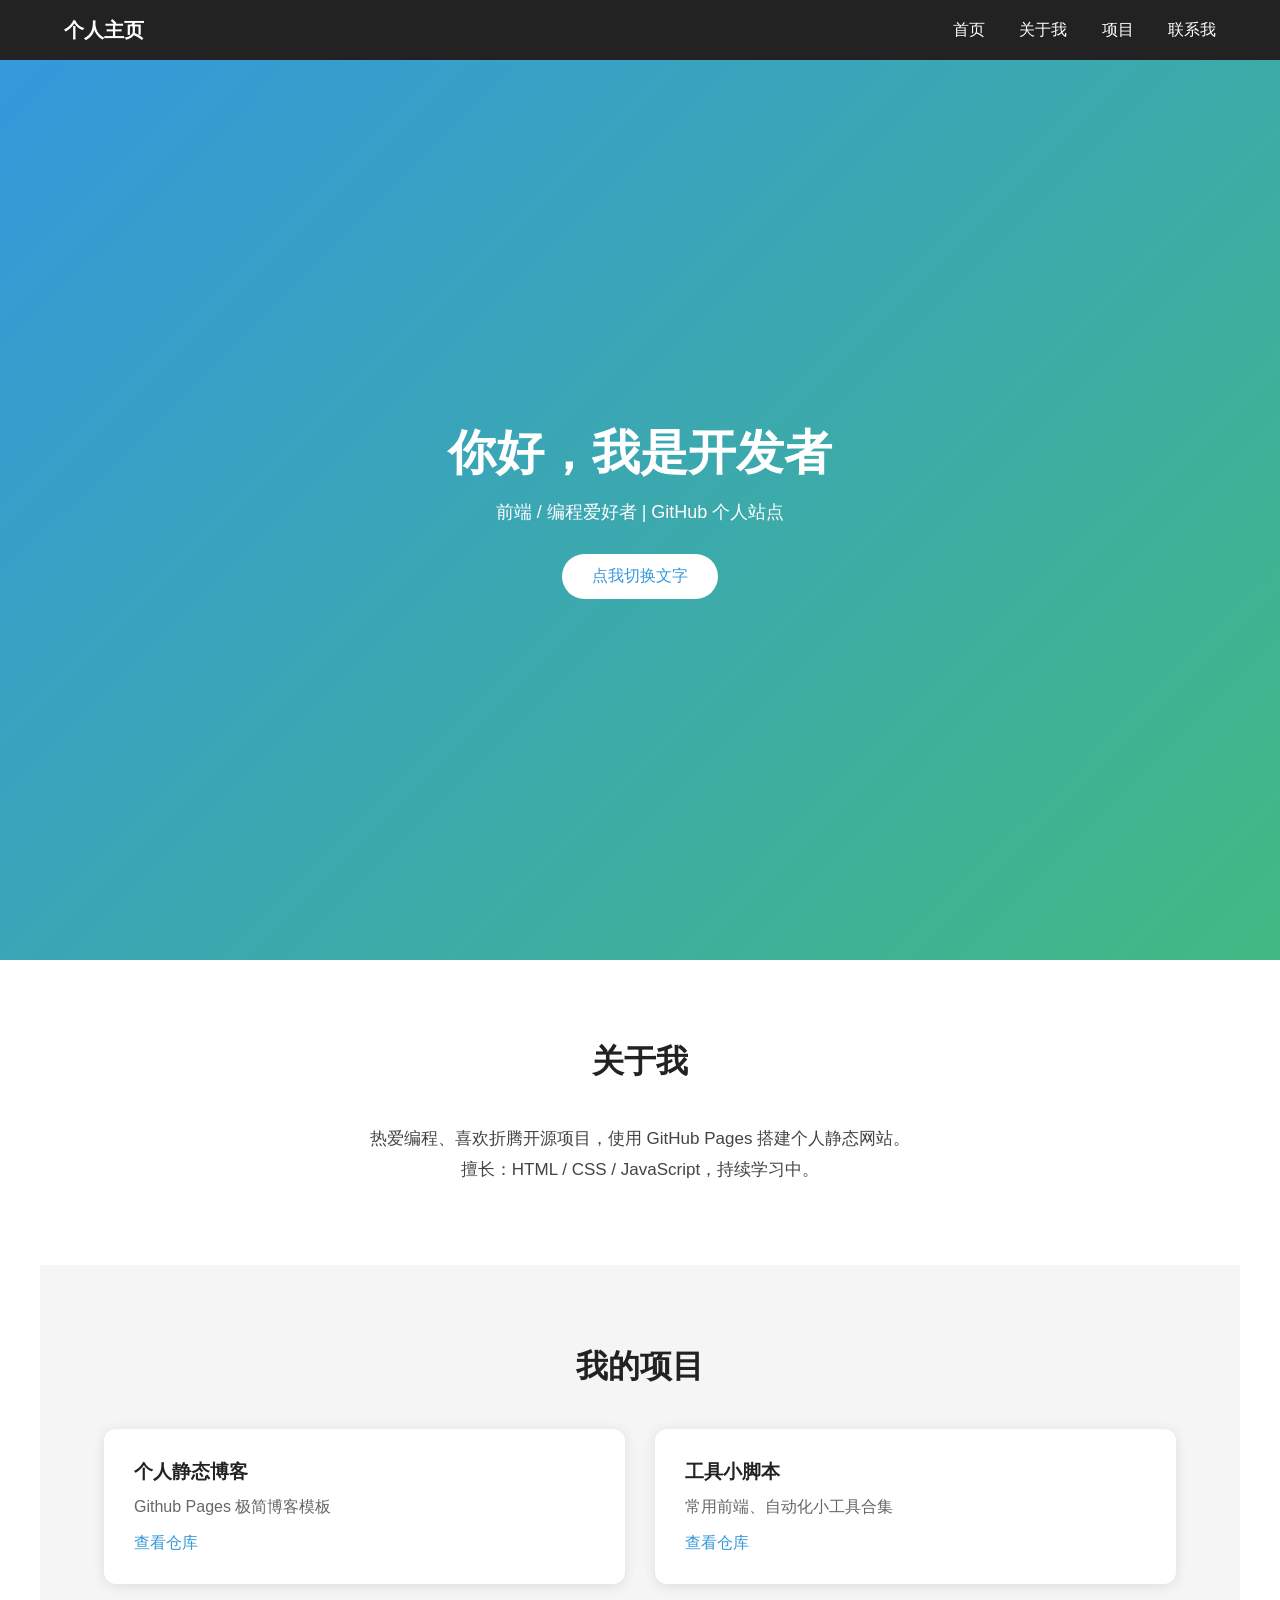
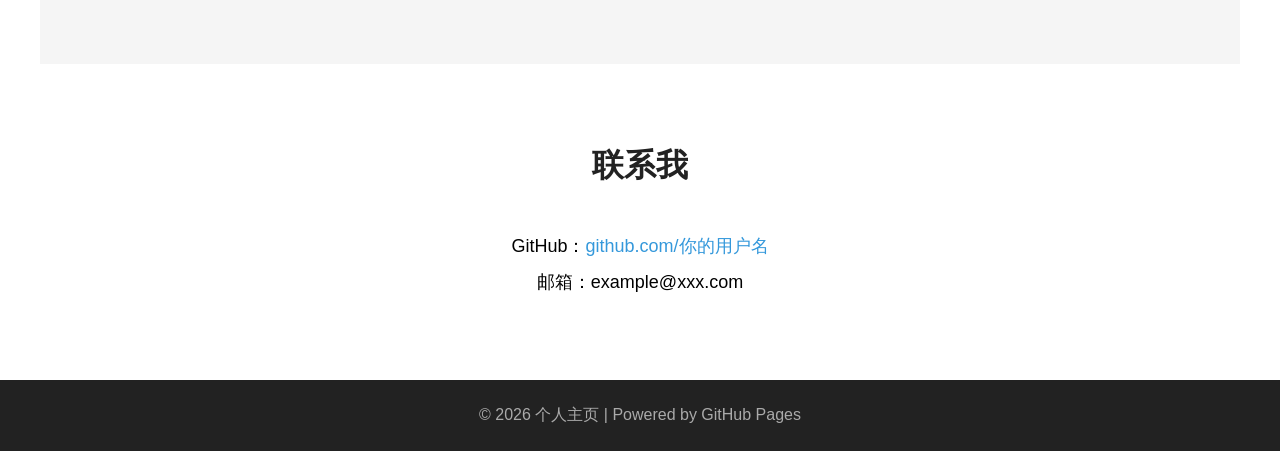
<file: Index.html>
<!DOCTYPE html>
<html lang="zh-CN">
<head>
    <meta charset="UTF-8">
    <meta name="viewport" content="width=device-width, initial-scale=1.0">
    <title>我的个人主页</title>
    <!-- 引入样式 -->
    <link rel="stylesheet" href="style.css">
</head>
<body>
    <!-- 导航栏 -->
    <nav class="navbar">
        <div class="logo">个人主页</div>
        <div class="nav-menu">
            <a href="#home">首页</a>
            <a href="#about">关于我</a>
            <a href="#project">项目</a>
            <a href="#contact">联系我</a>
        </div>
    </nav>

    <!-- 首页横幅 -->
    <section id="home" class="hero">
        <div class="hero-text">
            <h1>你好，我是开发者</h1>
            <p>前端 / 编程爱好者 | GitHub 个人站点</p>
            <button id="changeTextBtn">点我切换文字</button>
        </div>
    </section>

    <!-- 关于我 -->
    <section id="about" class="section">
        <h2>关于我</h2>
        <div class="about-card">
            <p>热爱编程、喜欢折腾开源项目，使用 GitHub Pages 搭建个人静态网站。</p>
            <p>擅长：HTML / CSS / JavaScript，持续学习中。</p>
        </div>
    </section>

    <!-- 项目展示 -->
    <section id="project" class="section bg-gray">
        <h2>我的项目</h2>
        <div class="project-list">
            <div class="project-card">
                <h3>个人静态博客</h3>
                <p>Github Pages 极简博客模板</p>
                <a href="https://github.com/你的用户名" target="_blank">查看仓库</a>
            </div>
            <div class="project-card">
                <h3>工具小脚本</h3>
                <p>常用前端、自动化小工具合集</p>
                <a href="https://github.com/你的用户名" target="_blank">查看仓库</a>
            </div>
        </div>
    </section>

    <!-- 联系方式 -->
    <section id="contact" class="section">
        <h2>联系我</h2>
        <div class="contact-info">
            <p>GitHub：<a href="https://github.com/你的用户名" target="_blank">github.com/你的用户名</a></p>
            <p>邮箱：example@xxx.com</p>
        </div>
    </section>

    <!-- 页脚 -->
    <footer>
        <p>© 2026 个人主页 | Powered by GitHub Pages</p>
    </footer>

    <!-- 引入JS -->
    <script src="./script.js"></script>
</body>
</html>
</file>
<file: style.css>
* {
    margin: 0;
    padding: 0;
    box-sizing: border-box;
    font-family: "Microsoft YaHei", sans-serif;
}

html {
    scroll-behavior: smooth; /* 平滑滚动 */
}

/* 导航栏 */
.navbar {
    width: 100%;
    height: 60px;
    background: #222;
    display: flex;
    justify-content: space-between;
    align-items: center;
    padding: 0 5%;
    position: fixed;
    top: 0;
    z-index: 999;
}
.logo {
    color: white;
    font-size: 20px;
    font-weight: bold;
}
.nav-menu a {
    color: #fff;
    text-decoration: none;
    margin-left: 30px;
    transition: 0.3s;
}
.nav-menu a:hover {
    color: #42b983;
}

/* 首页横幅 */
.hero {
    height: 100vh;
    background: linear-gradient(135deg, #3498db, #42b983);
    display: flex;
    align-items: center;
    justify-content: center;
    text-align: center;
    color: white;
    margin-top: 60px;
}
.hero-text h1 {
    font-size: 48px;
    margin-bottom: 15px;
}
.hero-text p {
    font-size: 18px;
    margin-bottom: 30px;
}
#changeTextBtn {
    padding: 12px 30px;
    border: none;
    border-radius: 30px;
    background: white;
    color: #3498db;
    font-size: 16px;
    cursor: pointer;
    transition: 0.3s;
}
#changeTextBtn:hover {
    background: #222;
    color: white;
}

/* 通用区块 */
.section {
    padding: 80px 5%;
    max-width: 1200px;
    margin: 0 auto;
}
.bg-gray {
    background: #f5f5f5;
}
.section h2 {
    text-align: center;
    font-size: 32px;
    margin-bottom: 40px;
    color: #222;
}

/* 关于我卡片 */
.about-card {
    text-align: center;
    font-size: 17px;
    line-height: 1.8;
    color: #444;
}

/* 项目卡片 */
.project-list {
    display: grid;
    grid-template-columns: repeat(auto-fit, minmax(300px, 1fr));
    gap: 30px;
}
.project-card {
    background: white;
    padding: 30px;
    border-radius: 12px;
    box-shadow: 0 2px 12px #ddd;
}
.project-card h3 {
    margin-bottom: 12px;
    color: #222;
}
.project-card p {
    color: #666;
    margin-bottom: 15px;
}
.project-card a {
    color: #3498db;
    text-decoration: none;
}

/* 联系区域 */
.contact-info {
    text-align: center;
    font-size: 18px;
    line-height: 2;
}
.contact-info a {
    color: #3498db;
    text-decoration: none;
}

/* 页脚 */
footer {
    background: #222;
    color: #aaa;
    text-align: center;
    padding: 25px;
}
</file>
